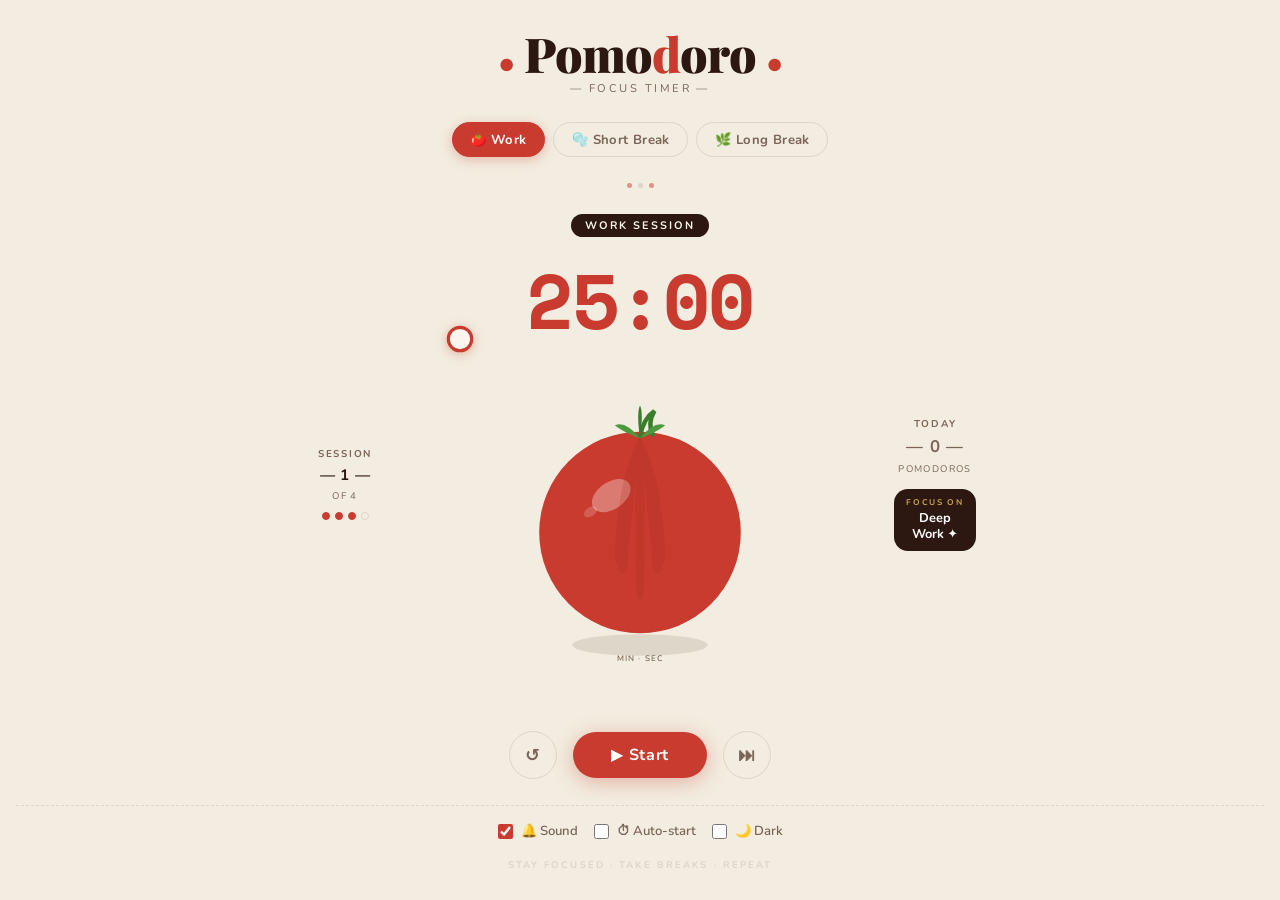
<file: index.html>
<!DOCTYPE html>
<html lang="uk">
<head>
  <meta charset="UTF-8">
  <meta name="viewport" content="width=device-width, initial-scale=1.0">
  <meta name="description" content="Pomodoro Timer — зосередьтесь на роботі, потім відпочиньте.">
  <title>Помідорний таймер 🍅</title>

  <!-- Fonts -->
  <link rel="preconnect" href="https://fonts.googleapis.com">
  <link rel="preconnect" href="https://fonts.gstatic.com" crossorigin>
  <link href="https://fonts.googleapis.com/css2?family=Playfair+Display:wght@700;900&family=Nunito:wght@400;600;700&family=Space+Mono:wght@700&display=swap" rel="stylesheet">

  <link rel="stylesheet" href="style.css">
</head>
<body>

  <!-- Geo loader
  <div id="geo-loader" role="status" aria-label="Завантаження">
    <div class="loader-spinner"></div>
  </div>

  Block screen (RU)
  <div id="block-screen" hidden role="alertdialog" aria-modal="true" aria-label="Доступ заблоковано">
    <div class="block-screen__overlay"></div>
    <div class="block-screen__content">
      <div id="block-video-container" class="block-screen__video"></div>
      <div class="block-screen__message">
        <p class="block-screen__text" lang="uk">ГЕТЬ ЗВІДСИ</p>
        <p class="block-screen__subtext" lang="uk">
          Цей сайт недоступний з Росії.<br>
          Слава Україні! 🇺🇦
        </p>
      </div>
    </div>
  </div> -->

  <!-- App
  <div id="app" hidden>
    <div class="app-card">

      <!-- Header -->
      <header class="app-header">
        <h1 class="app-title">
          <span class="title-deco">•</span>
          Pomo<span class="title-tomato">d</span>oro
          <span class="title-deco">•</span>
        </h1>
        <p class="app-subtitle">— FOCUS TIMER —</p>
      </header>

      <!-- Mode switcher -->
      <nav class="mode-switcher" role="tablist" aria-label="Режими таймера">
        <button role="tab" aria-selected="true"  data-mode="work"        class="mode-btn mode-btn--active">🍅 Work</button>
        <button role="tab" aria-selected="false" data-mode="short-break" class="mode-btn">🫧 Short Break</button>
        <button role="tab" aria-selected="false" data-mode="long-break"  class="mode-btn">🌿 Long Break</button>
      </nav>

      <!-- Divider dots -->
      <div class="divider-dots" aria-hidden="true">
        <span></span><span></span><span></span>
      </div>

      <!-- Mode badge -->
      <p class="mode-badge" id="mode-badge" aria-live="polite">WORK SESSION</p>

      <!-- Main stage -->
      <main class="timer-stage" aria-label="Таймер">

        <!-- Left sidebar -->
        <aside class="sidebar sidebar--left" aria-label="Прогрес сесії">
          <p class="sidebar-label">SESSION</p>
          <p class="sidebar-value" id="session-display">— 1 —</p>
          <p class="sidebar-sub">OF 4</p>
          <div class="session-dots" id="session-dots" aria-hidden="true">
            <span class="dot dot--done"></span>
            <span class="dot dot--done"></span>
            <span class="dot dot--done"></span>
            <span class="dot"></span>
          </div>
        </aside>

        <!-- Timer display -->
        <div class="timer-display-wrap">
          <div class="timer-display" role="timer" aria-live="off" aria-atomic="true">
            <output id="timer-output" class="timer-digits" aria-label="Залишилось часу">25:00</output>
          </div>

          <!-- SVG arc slider + tomato -->
          <div class="tomato-stage">
            <svg
              id="arc-slider-svg"
              viewBox="0 0 400 400"
              xmlns="http://www.w3.org/2000/svg"
              role="presentation"
              aria-hidden="true"
            >
              <!-- Tick marks -->
              <g id="tick-marks" class="slider__ticks"></g>

              <!-- Track -->
              <path id="slider-track"    class="slider__track"    fill="none"/>

              <!-- Progress -->
              <path id="slider-progress" class="slider__progress" fill="none"/>

              <!-- Tomato illustration -->
              <g id="tomato-illustration">
                <!-- Shadow -->
                <ellipse cx="200" cy="340" rx="75" ry="12" class="tomato__shadow"/>
                <!-- Body -->
                <circle cx="200" cy="215" r="112" class="tomato__body"/>
                <!-- Inner shading -->
                <circle cx="200" cy="215" r="112" class="tomato__body-shade"/>
                <!-- Highlight -->
                <ellipse cx="168" cy="174" rx="24" ry="15" class="tomato__highlight" transform="rotate(-35 168 174)"/>
                <!-- Small secondary highlight -->
                <ellipse cx="145" cy="192" rx="8" ry="5" class="tomato__highlight2" transform="rotate(-35 145 192)"/>
                <!-- Vertical crease lines -->
                <path d="M200 108 Q192 160 196 280 Q200 300 204 280 Q208 160 200 108" class="tomato__crease"/>
                <path d="M200 108 Q175 155 172 240 Q178 270 186 255 Q190 200 200 108" class="tomato__crease" opacity="0.4"/>
                <path d="M200 108 Q225 155 228 240 Q222 270 214 255 Q210 200 200 108" class="tomato__crease" opacity="0.4"/>
                <!-- Stem -->
                <path d="M200 108 Q204 88 216 80 Q208 94 214 106" class="tomato__stem"/>
                <!-- Leaves -->
                <path d="M200 110 Q183 90 172 96 Q186 106 200 110Z" class="tomato__leaf"/>
                <path d="M200 110 Q217 90 228 96 Q214 106 200 110Z" class="tomato__leaf"/>
                <path d="M200 110 Q196 82 200 74 Q204 82 200 110Z" class="tomato__leaf tomato__leaf--center"/>
              </g>

              <!-- Min/sec label -->
              <text x="200" y="358" text-anchor="middle" class="slider__unit-label">MIN · SEC</text>

              <!-- Tick labels -->
              <g id="tick-labels" class="slider__labels"></g>

              <!-- Handle -->
              <circle
                id="slider-handle"
                class="slider__handle"
                r="13"
                tabindex="0"
                role="slider"
                aria-label="Встановити час"
                aria-valuemin="1"
                aria-valuemax="60"
                aria-valuenow="25"
                aria-valuetext="25 хвилин"
              />
            </svg>
          </div>
        </div>

        <!-- Right sidebar -->
        <aside class="sidebar sidebar--right" aria-label="Сьогоднішній прогрес">
          <p class="sidebar-label">TODAY</p>
          <p class="sidebar-value sidebar-value--count">— <span id="session-count">0</span> —</p>
          <p class="sidebar-sub">POMODOROS</p>
          <div class="focus-badge">
            <span class="focus-badge__label">FOCUS ON</span>
            <p class="focus-badge__text">Deep<br>Work ✦</p>
          </div>
        </aside>

      </main>

      <!-- Controls -->
      <div class="controls" role="group" aria-label="Керування таймером">
        <button id="btn-reset" class="btn btn--ghost btn--icon" aria-label="Скинути таймер" title="Скинути">↺</button>
        <button id="btn-start" class="btn btn--primary" aria-label="Запустити таймер">▶ Start</button>
        <button id="btn-skip"  class="btn btn--ghost btn--icon" aria-label="Пропустити сесію" title="Далі">⏭</button>
      </div>

      <!-- Settings footer -->
      <footer class="settings" role="region" aria-label="Налаштування">
        <label class="settings__toggle">
          <input type="checkbox" id="opt-sound" checked>
          <span>🔔 Sound</span>
        </label>
        <label class="settings__toggle">
          <input type="checkbox" id="opt-autostart">
          <span>⏱ Auto-start</span>
        </label>
        <label class="settings__toggle">
          <input type="checkbox" id="opt-dark">
          <span>🌙 Dark</span>
        </label>
      </footer>

      <p class="app-footer-tagline" aria-hidden="true">STAY FOCUSED · TAKE BREAKS · REPEAT</p>

    </div><!-- /.app-card -->
  </div><!-- /#app -->

  <script src="app.js"></script>
</body>
</html>
</file>
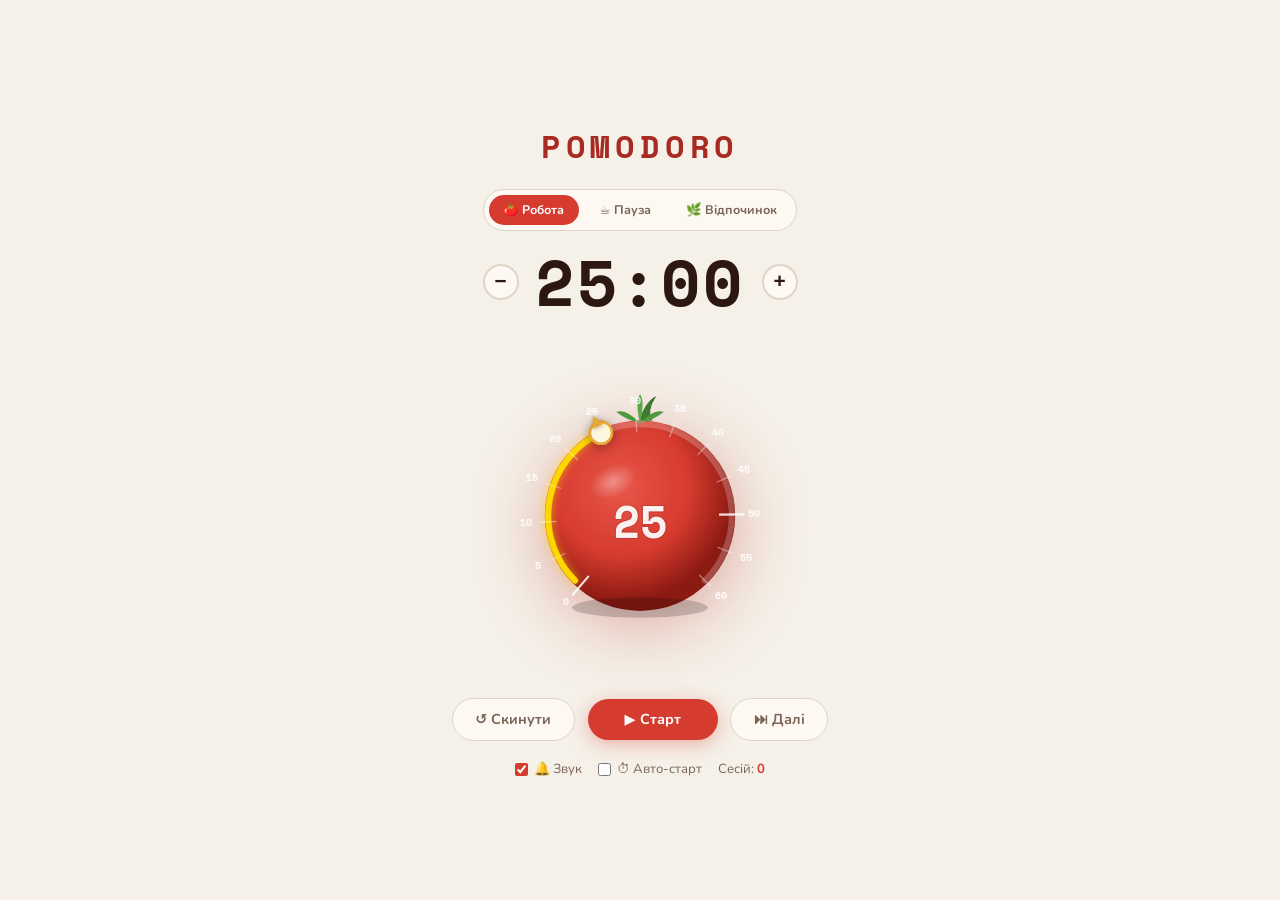
<file: claude version/index.html>
<!DOCTYPE html>
<html lang="uk">
<head>
  <meta charset="UTF-8">
  <meta name="viewport" content="width=device-width, initial-scale=1.0">
  <title>Помідорний таймер 🍅</title>
  <link rel="preconnect" href="https://fonts.googleapis.com">
  <link rel="preconnect" href="https://fonts.gstatic.com" crossorigin>
  <link href="https://fonts.googleapis.com/css2?family=Space+Mono:wght@700&family=Nunito:wght@400;600;700&display=swap" rel="stylesheet">
  <link rel="stylesheet" href="style.css">
</head>
<body>
  <div id="app">

    <!-- Заголовок -->
    <header class="app-header">
      <h1 class="app-title">POMODORO</h1>
    </header>

    <!-- Перемикач режимів -->
    <nav class="mode-switcher">
      <button class="mode-btn mode-btn--active" data-mode="work">🍅 Робота</button>
      <button class="mode-btn" data-mode="short-break">☕ Пауза</button>
      <button class="mode-btn" data-mode="long-break">🌿 Відпочинок</button>
    </nav>

    <!-- Цифровий таймер зверху -->
    <div class="timer-display-row">
      <button class="timer-adj" id="btn-dec">−</button>
      <output id="timer-output" class="timer-digits">25:00</output>
      <button class="timer-adj" id="btn-inc">+</button>
    </div>

    <!-- Головна сцена: помідор зі слайдером -->
    <main class="tomato-stage">
      <svg
        id="arc-svg"
        viewBox="0 0 400 400"
        xmlns="http://www.w3.org/2000/svg"
      >
        <!-- Тіло помідора (червоне коло як заміна ілюстрації) -->
        <defs>
          <radialGradient id="tomatoGrad" cx="40%" cy="35%" r="60%">
            <stop offset="0%" stop-color="#E8564A"/>
            <stop offset="60%" stop-color="#D63B2F"/>
            <stop offset="100%" stop-color="#8B1A12"/>
          </radialGradient>
          <radialGradient id="highlightGrad" cx="50%" cy="50%" r="50%">
            <stop offset="0%" stop-color="rgba(255,255,255,0.5)"/>
            <stop offset="100%" stop-color="rgba(255,255,255,0)"/>
          </radialGradient>
          <clipPath id="tomatoClip">
            <circle cx="200" cy="215" r="112"/>
          </clipPath>
        </defs>

        <!-- Тіло -->
        <circle cx="200" cy="215" r="112" fill="url(#tomatoGrad)" class="tomato-body"/>
        <!-- Відблиск -->
        <ellipse cx="168" cy="175" rx="28" ry="18" fill="url(#highlightGrad)" transform="rotate(-25 168 175)" opacity="0.7"/>
        <!-- Тінь знизу -->
        <ellipse cx="200" cy="323" rx="80" ry="12" fill="rgba(0,0,0,0.18)"/>

        <!-- Ніжка -->
        <path d="M200 103 Q206 82 218 75 Q207 92 214 103" fill="#3A7D2C" stroke="#2D6020" stroke-width="1"/>
        <!-- Листки -->
        <path d="M200 106 Q183 88 172 93 Q187 104 200 106Z" fill="#4E9940"/>
        <path d="M200 106 Q217 88 228 93 Q213 104 200 106Z" fill="#4E9940"/>
        <path d="M200 106 Q194 80 200 72 Q206 80 200 106Z" fill="#5BA845"/>

        <!-- ═══ СЛАЙДЕР ШКАЛА (по центру помідора) ═══ -->
        <!-- Трек (повна дуга) -->
        <path id="slider-track" fill="none"/>
        <!-- Прогрес дуга -->
        <path id="slider-progress" fill="none"/>
        <!-- Позначки та підписи -->
        <g id="tick-marks"></g>
        <g id="tick-labels"></g>
        <!-- Маркер (повзунок) -->
        <g id="slider-handle-group">
          <circle id="slider-handle"
            r="13"
            tabindex="0"
            role="slider"
            aria-label="Час"
            aria-valuemin="1"
            aria-valuemax="60"
            aria-valuenow="25"
          />
          <!-- Трикутна стрілка над маркером -->
          <polygon id="handle-arrow" points="0,-22 -7,-8 7,-8"/>
        </g>

        <!-- Центральний текст всередині помідора -->
        <text id="center-minutes" x="200" y="228" text-anchor="middle" class="center-min-text">25</text>

      </svg>
    </main>

    <!-- Кнопки керування -->
    <div class="controls">
      <button id="btn-reset" class="btn btn--ghost">↺ Скинути</button>
      <button id="btn-start" class="btn btn--primary">▶ Старт</button>
      <button id="btn-skip" class="btn btn--ghost">⏭ Далі</button>
    </div>

    <!-- Налаштування -->
    <footer class="settings">
      <label class="settings__toggle">
        <input type="checkbox" id="opt-sound" checked> 🔔 Звук
      </label>
      <label class="settings__toggle">
        <input type="checkbox" id="opt-autostart"> ⏱ Авто-старт
      </label>
      <div class="session-counter">
        Сесій: <strong id="session-count">0</strong>
      </div>
    </footer>

  </div>

  <script src="timer.js"></script>
</body>
</html>
</file>
<file: style.css>
/* ═══════════════════════════════════════════════
   DESIGN TOKENS
   ═══════════════════════════════════════════════ */
:root {
  /* Colors */
  --color-bg:           #F2EDE0;
  --color-card:         #FAF6ED;
  --color-card-border:  #D4C9A8;
  --color-tomato:       #C93B2E;
  --color-tomato-dark:  #9A2B20;
  --color-tomato-light: #E05A4E;
  --color-tomato-glow:  rgba(201,59,46,0.28);
  --color-stem:         #3A7D2C;
  --color-leaf:         #4E9940;
  --color-accent:       #C8A84B;
  --color-accent2:      #8B6914;
  --color-text:         #2C1810;
  --color-text-muted:   #7A6558;
  --color-border:       #DDD5C8;
  --color-track:        #EAE3D6;
  --color-progress:     #C93B2E;
  --color-handle:       #FAF6ED;
  --color-shadow:       rgba(44,24,16,0.12);

  /* Mode colors */
  --color-work:         #C93B2E;
  --color-short-break:  #4A7C4E;
  --color-long-break:   #4A7C4E;

  /* Typography */
  --font-display: 'Playfair Display', Georgia, serif;
  --font-body:    'Nunito', system-ui, sans-serif;
  --font-timer:   'Space Mono', 'Courier New', monospace;

  /* Spacing */
  --space-1: 0.25rem;
  --space-2: 0.5rem;
  --space-3: 0.75rem;
  --space-4: 1rem;
  --space-6: 1.5rem;
  --space-8: 2rem;

  /* Radii */
  --radius-sm:   6px;
  --radius-md:   14px;
  --radius-lg:   24px;
  --radius-full: 9999px;

  /* Shadows */
  --shadow-card:   0 8px 40px rgba(44,24,16,0.10), 0 2px 8px rgba(44,24,16,0.06);
  --shadow-btn:    0 4px 16px rgba(44,24,16,0.14);
  --shadow-tomato: 0 20px 60px var(--color-tomato-glow), 0 6px 18px rgba(44,24,16,0.10);

  /* Animation */
  --ease-spring: cubic-bezier(0.34, 1.56, 0.64, 1);
  --ease-smooth: cubic-bezier(0.4, 0, 0.2, 1);
  --dur-fast:    150ms;
  --dur-normal:  300ms;
}

/* ── Dark theme ── */
[data-dark="true"] {
  --color-bg:         #1A1410;
  --color-card:       #221C16;
  --color-card-border:#3A2E28;
  --color-text:       #F5F0E8;
  --color-text-muted: #A0948A;
  --color-border:     #3A2E28;
  --color-track:      #2E2520;
  --color-shadow:     rgba(0,0,0,0.4);
  --color-handle:     #2E2520;
}

/* ─────────────────────────────────────────────
   RESET
   ───────────────────────────────────────────── */
*, *::before, *::after { box-sizing: border-box; margin: 0; padding: 0; }
body {
  font-family: var(--font-body);
  background: var(--color-bg);
  color: var(--color-text);
  min-height: 100dvh;
  display: grid;
  place-items: center;
  padding: var(--space-4);
  transition: background var(--dur-normal), color var(--dur-normal);
}
button { cursor: pointer; border: none; background: none; font: inherit; }
input  { font: inherit; }

/* ─────────────────────────────────────────────
   GEO LOADER
   ───────────────────────────────────────────── */
#geo-loader {
  position: fixed;
  inset: 0;
  background: var(--color-bg);
  z-index: 9999;
  display: flex;
  align-items: center;
  justify-content: center;
}
.loader-spinner {
  width: 44px;
  height: 44px;
  border: 4px solid var(--color-border);
  border-top-color: var(--color-tomato);
  border-radius: 50%;
  animation: spin 0.8s linear infinite;
}
@keyframes spin { to { transform: rotate(360deg); } }

/* ─────────────────────────────────────────────
   BLOCK SCREEN
   ───────────────────────────────────────────── */
#block-screen {
  position: fixed;
  inset: 0;
  z-index: 99999;
  display: flex;
  flex-direction: column;
  align-items: center;
  justify-content: center;
  background: #0d0d0d;
  user-select: none;
}
.block-screen__overlay {
  position: absolute;
  inset: 0;
  background: repeating-linear-gradient(
    45deg,
    rgba(0,87,45,0.08) 0px, rgba(0,87,45,0.08) 10px,
    transparent 10px, transparent 20px
  );
}
.block-screen__content {
  position: relative;
  z-index: 1;
  display: flex;
  flex-direction: column;
  align-items: center;
  gap: 2rem;
  width: min(90vw, 780px);
}
.block-screen__video {
  width: 100%;
  aspect-ratio: 16/9;
  border-radius: 12px;
  overflow: hidden;
  border: 3px solid #FFD700;
  box-shadow: 0 0 40px rgba(255,215,0,0.35);
}
.block-screen__video iframe { display: block; }
.block-screen__text {
  font-family: var(--font-display);
  font-size: clamp(3rem, 10vw, 7rem);
  font-weight: 900;
  color: #FFD700;
  text-shadow: 0 0 20px rgba(255,215,0,0.8), 0 0 40px rgba(255,215,0,0.4);
  letter-spacing: 0.05em;
  animation: pulse-glow 2s ease-in-out infinite;
}
.block-screen__subtext {
  font-size: clamp(1rem, 3vw, 1.5rem);
  color: #4FC3F7;
  margin-top: 1rem;
  line-height: 1.7;
  text-align: center;
}
@keyframes pulse-glow {
  0%, 100% { text-shadow: 0 0 20px rgba(255,215,0,0.8), 0 0 40px rgba(255,215,0,0.4); }
  50%       { text-shadow: 0 0 40px rgba(255,215,0,1),   0 0 80px rgba(255,215,0,0.7); }
}

/* ─────────────────────────────────────────────
   APP CARD
   ───────────────────────────────────────────── */
#app { width: 100%; display: flex; justify-content: center; }

.app-card {
  background: var(--color-card);
  border: 1.5px solid var(--color-card-border);
  border-radius: var(--radius-lg);
  box-shadow: var(--shadow-card);
  width: min(860px, 100%);
  padding: var(--space-8) var(--space-6);
  display: flex;
  flex-direction: column;
  align-items: center;
  gap: var(--space-4);
  position: relative;
  /* Corner decorations */
  background-image:
    radial-gradient(circle at 12px 12px, var(--color-border) 1.5px, transparent 1.5px),
    radial-gradient(circle at calc(100% - 12px) 12px, var(--color-border) 1.5px, transparent 1.5px),
    radial-gradient(circle at 12px calc(100% - 12px), var(--color-border) 1.5px, transparent 1.5px),
    radial-gradient(circle at calc(100% - 12px) calc(100% - 12px), var(--color-border) 1.5px, transparent 1.5px);
  transition: background var(--dur-normal), border-color var(--dur-normal);
}

/* ─────────────────────────────────────────────
   HEADER
   ───────────────────────────────────────────── */
.app-header { text-align: center; }

.app-title {
  font-family: var(--font-display);
  font-size: clamp(2rem, 6vw, 3rem);
  font-weight: 900;
  color: var(--color-text);
  letter-spacing: -0.02em;
  line-height: 1;
}
.title-deco {
  color: var(--color-tomato);
  font-size: 0.7em;
  vertical-align: middle;
}
.title-tomato { color: var(--color-tomato); }

.app-subtitle {
  font-family: var(--font-body);
  font-size: 0.7rem;
  letter-spacing: 0.22em;
  color: var(--color-text-muted);
  margin-top: var(--space-1);
}

/* ─────────────────────────────────────────────
   MODE SWITCHER
   ───────────────────────────────────────────── */
.mode-switcher {
  display: flex;
  gap: var(--space-2);
  flex-wrap: wrap;
  justify-content: center;
}

.mode-btn {
  padding: 0.45rem 1.1rem;
  border-radius: var(--radius-full);
  border: 1.5px solid var(--color-border);
  font-size: 0.82rem;
  font-weight: 700;
  color: var(--color-text-muted);
  background: transparent;
  transition: all var(--dur-fast) var(--ease-smooth);
  letter-spacing: 0.03em;
  white-space: nowrap;
}
.mode-btn:hover { border-color: var(--color-tomato); color: var(--color-tomato); }
.mode-btn--active {
  background: var(--color-tomato);
  border-color: var(--color-tomato);
  color: #fff;
  box-shadow: 0 3px 12px rgba(201,59,46,0.30);
}
.mode-btn--active[data-mode="short-break"],
.mode-btn--active[data-mode="long-break"] {
  background: var(--color-short-break);
  border-color: var(--color-short-break);
  box-shadow: 0 3px 12px rgba(74,124,78,0.30);
}

/* Decorative dots divider */
.divider-dots {
  display: flex;
  gap: 6px;
  align-items: center;
}
.divider-dots span {
  width: 5px; height: 5px;
  border-radius: 50%;
  background: var(--color-border);
}
.divider-dots span:first-child,
.divider-dots span:last-child { background: var(--color-tomato); opacity: 0.5; }

/* ─────────────────────────────────────────────
   MODE BADGE
   ───────────────────────────────────────────── */
.mode-badge {
  font-family: var(--font-body);
  font-size: 0.68rem;
  font-weight: 700;
  letter-spacing: 0.18em;
  color: var(--color-text);
  background: var(--color-text);
  color: var(--color-card);
  padding: 0.25rem 0.9rem;
  border-radius: var(--radius-full);
  text-transform: uppercase;
}

/* ─────────────────────────────────────────────
   TIMER STAGE (3-column layout)
   ───────────────────────────────────────────── */
.timer-stage {
  display: grid;
  grid-template-columns: 90px 1fr 90px;
  align-items: center;
  gap: var(--space-4);
  width: 100%;
  max-width: 680px;
}

/* ─────────────────────────────────────────────
   SIDEBARS
   ───────────────────────────────────────────── */
.sidebar {
  display: flex;
  flex-direction: column;
  align-items: center;
  gap: 4px;
}
.sidebar-label {
  font-size: 0.62rem;
  letter-spacing: 0.18em;
  color: var(--color-text-muted);
  font-weight: 700;
}
.sidebar-value {
  font-family: var(--font-body);
  font-size: 0.95rem;
  font-weight: 700;
  color: var(--color-text);
  letter-spacing: 0.05em;
}
.sidebar-value--count {
  font-size: 1.05rem;
  color: var(--color-text-muted);
}
.sidebar-sub {
  font-size: 0.6rem;
  letter-spacing: 0.14em;
  color: var(--color-text-muted);
}
.session-dots {
  display: flex;
  gap: 5px;
  margin-top: 6px;
}
.dot {
  width: 8px; height: 8px;
  border-radius: 50%;
  border: 1.5px solid var(--color-border);
  background: transparent;
  transition: background var(--dur-fast);
}
.dot--done {
  background: var(--color-tomato);
  border-color: var(--color-tomato);
}

.focus-badge {
  margin-top: 10px;
  background: var(--color-text);
  border-radius: var(--radius-md);
  padding: 0.5rem 0.8rem;
  text-align: center;
}
.focus-badge__label {
  font-size: 0.52rem;
  letter-spacing: 0.2em;
  color: var(--color-accent);
  font-weight: 700;
  display: block;
}
.focus-badge__text {
  color: #fff;
  font-size: 0.8rem;
  font-weight: 700;
  line-height: 1.3;
  margin-top: 2px;
}

/* ─────────────────────────────────────────────
   TIMER DISPLAY
   ───────────────────────────────────────────── */
.timer-display-wrap {
  display: flex;
  flex-direction: column;
  align-items: center;
  gap: 0;
}
.timer-display { display: flex; align-items: center; }
.timer-digits {
  font-family: var(--font-timer);
  font-size: clamp(3rem, 9vw, 4.8rem);
  font-weight: 700;
  color: var(--color-tomato);
  letter-spacing: -0.02em;
  line-height: 1;
  display: block;
  user-select: none;
  transition: color var(--dur-normal);
}

/* ─────────────────────────────────────────────
   TOMATO + SVG SLIDER
   ───────────────────────────────────────────── */
.tomato-stage {
  position: relative;
  width: 100%;
  max-width: 360px;
  margin: 0 auto;
}
.tomato-stage svg {
  width: 100%;
  height: auto;
  overflow: visible;
}

/* SVG elements */
.tomato__shadow    { fill: rgba(44,24,16,0.10); }
.tomato__body      { fill: var(--color-tomato); filter: drop-shadow(var(--shadow-tomato)); }
.tomato__body-shade {
  fill: none;
  stroke: var(--color-tomato-dark);
  stroke-width: 0;
  /* subtle radial dark edge */
  fill: radial-gradient(circle at 55% 60%, transparent 60%, rgba(0,0,0,0.15) 100%);
}
.tomato__highlight { fill: rgba(255,255,255,0.32); }
.tomato__highlight2{ fill: rgba(255,255,255,0.18); }
.tomato__crease    { fill: var(--color-tomato-dark); opacity: 0.18; }
.tomato__stem      { fill: none; stroke: var(--color-stem); stroke-width: 5; stroke-linecap: round; }
.tomato__leaf      { fill: var(--color-leaf); }
.tomato__leaf--center { fill: var(--color-stem); }

/* Slider track */
.slider__track {
  stroke: var(--color-track);
  stroke-width: 8;
  stroke-linecap: round;
  fill: none;
  transition: stroke var(--dur-normal);
}
.slider__progress {
  stroke: var(--color-progress);
  stroke-width: 9;
  stroke-linecap: round;
  fill: none;
  transition: stroke var(--dur-normal);
}
.slider__ticks { pointer-events: none; }

/* Handle */
.slider__handle {
  fill: var(--color-handle);
  stroke: var(--color-tomato);
  stroke-width: 3.5;
  cursor: grab;
  filter: drop-shadow(0 2px 6px rgba(201,59,46,0.35));
  transition: r var(--dur-fast) var(--ease-spring), filter var(--dur-fast);
}
.slider__handle:hover,
.slider__handle:focus-visible {
  r: 16;
  filter: drop-shadow(0 3px 10px rgba(201,59,46,0.55));
  outline: none;
}
.slider__handle--dragging {
  cursor: grabbing;
  r: 17;
}

/* Labels */
.slider__label-text {
  font-family: var(--font-body);
  font-size: 13px;
  fill: var(--color-text-muted);
  font-weight: 600;
}
.slider__unit-label {
  font-family: var(--font-body);
  font-size: 9px;
  fill: var(--color-text-muted);
  letter-spacing: 0.15em;
  font-weight: 600;
}

/* ─────────────────────────────────────────────
   CONTROLS
   ───────────────────────────────────────────── */
.controls {
  display: flex;
  align-items: center;
  gap: var(--space-4);
}

.btn {
  border-radius: var(--radius-full);
  font-weight: 700;
  font-size: 0.95rem;
  transition: all var(--dur-fast) var(--ease-smooth);
  letter-spacing: 0.04em;
}
.btn:focus-visible {
  outline: 3px solid var(--color-accent);
  outline-offset: 3px;
}
.btn--primary {
  background: var(--color-tomato);
  color: #fff;
  padding: 0.75rem 2.4rem;
  box-shadow: 0 4px 20px rgba(201,59,46,0.35);
  font-size: 1rem;
}
.btn--primary:hover {
  background: var(--color-tomato-dark);
  box-shadow: 0 6px 28px rgba(201,59,46,0.48);
  transform: translateY(-1px);
}
.btn--primary:active { transform: translateY(0); }
.btn--primary[data-variant="warning"] { background: #C07020; box-shadow: 0 4px 20px rgba(192,112,32,0.35); }
.btn--primary[data-variant="success"] { background: var(--color-short-break); box-shadow: 0 4px 20px rgba(74,124,78,0.35); }

.btn--ghost {
  background: transparent;
  color: var(--color-text-muted);
  border: 1.5px solid var(--color-border);
  padding: 0.7rem 1.2rem;
}
.btn--ghost:hover {
  border-color: var(--color-text-muted);
  color: var(--color-text);
  transform: translateY(-1px);
}
.btn--icon {
  width: 48px; height: 48px;
  padding: 0;
  display: grid;
  place-items: center;
  font-size: 1.1rem;
  border-radius: 50%;
}

/* ─────────────────────────────────────────────
   SETTINGS
   ───────────────────────────────────────────── */
.settings {
  display: flex;
  flex-wrap: wrap;
  gap: var(--space-4);
  justify-content: center;
  border-top: 1px dashed var(--color-border);
  padding-top: var(--space-4);
  width: 100%;
}
.settings__toggle {
  display: flex;
  align-items: center;
  gap: var(--space-2);
  font-size: 0.82rem;
  color: var(--color-text-muted);
  font-weight: 600;
  cursor: pointer;
  user-select: none;
}
.settings__toggle input[type="checkbox"] {
  accent-color: var(--color-tomato);
  width: 15px; height: 15px;
  cursor: pointer;
}

.app-footer-tagline {
  font-size: 0.6rem;
  letter-spacing: 0.22em;
  color: var(--color-border);
  font-weight: 700;
  text-align: center;
  margin-top: -8px;
}

/* ─────────────────────────────────────────────
   TIMER STATE ANIMATIONS
   ───────────────────────────────────────────── */
[data-timer-state="running"] #tomato-illustration {
  animation: tomato-pulse 4s ease-in-out infinite;
}
@keyframes tomato-pulse {
  0%, 100% { filter: drop-shadow(0 8px 28px rgba(201,59,46,0.30)); }
  50%       { filter: drop-shadow(0 14px 44px rgba(201,59,46,0.65)); }
}

[data-timer-state="paused"] .timer-digits {
  animation: blink 1s step-end infinite;
}
@keyframes blink {
  0%, 100% { opacity: 1; }
  50%       { opacity: 0.25; }
}

[data-timer-state="completed"] #tomato-illustration {
  animation: bounce-complete 0.7s var(--ease-spring) forwards;
}
@keyframes bounce-complete {
  0%   { transform: scale(1); }
  40%  { transform: scale(1.15); }
  70%  { transform: scale(0.94); }
  100% { transform: scale(1); }
}

/* ─────────────────────────────────────────────
   SHORT/LONG BREAK — slider accent color
   ───────────────────────────────────────────── */
[data-mode="short-break"] .slider__progress,
[data-mode="long-break"]  .slider__progress {
  stroke: var(--color-short-break);
}
[data-mode="short-break"] .slider__handle,
[data-mode="long-break"]  .slider__handle {
  stroke: var(--color-short-break);
}
[data-mode="short-break"] .timer-digits,
[data-mode="long-break"]  .timer-digits {
  color: var(--color-short-break);
}

/* ─────────────────────────────────────────────
   RESPONSIVE
   ───────────────────────────────────────────── */
@media (max-width: 560px) {
  .app-card { padding: var(--space-6) var(--space-4); border-radius: var(--radius-md); }
  .timer-stage { grid-template-columns: 70px 1fr 70px; gap: var(--space-2); }
  .sidebar-label,
  .sidebar-sub  { font-size: 0.55rem; }
  .sidebar-value { font-size: 0.85rem; }
  .focus-badge  { display: none; }
  .timer-digits { font-size: 2.8rem; }
  .btn--primary { padding: 0.7rem 1.8rem; }
}

@media (max-width: 420px) {
  .timer-stage { grid-template-columns: 1fr; grid-template-rows: auto auto auto; }
  .sidebar--left  { order: 2; flex-direction: row; gap: var(--space-4); }
  .sidebar--right { order: 3; flex-direction: row; gap: var(--space-4); }
  .timer-display-wrap { order: 1; }
}

/* Accessibility */
@media (prefers-reduced-motion: reduce) {
  *, *::before, *::after {
    animation-duration: 0.01ms !important;
    transition-duration: 0.01ms !important;
  }
}
:focus-visible {
  outline: 3px solid var(--color-accent);
  outline-offset: 3px;
  border-radius: var(--radius-sm);
}
</file>
<file: claude version/style.css>
/* ── Токени ── */
:root {
  --color-bg: #F5F0E8;
  --color-surface: #FDF9F2;
  --color-tomato: #D63B2F;
  --color-tomato-dark: #A82A20;
  --color-tomato-light: #E8564A;
  --color-stem: #3A7D2C;
  --color-accent: #E8A838;
  --color-text: #2C1810;
  --color-text-muted: #7A6558;
  --color-border: #DDD5C8;
  --color-track: rgba(255,255,255,0.25);
  --color-progress: #FFD700;
  --color-handle: #FFF8E0;
  --font-body: 'Nunito', system-ui, sans-serif;
  --font-timer: 'Space Mono', monospace;
  --ease-spring: cubic-bezier(0.34, 1.56, 0.64, 1);
  --ease-smooth: cubic-bezier(0.4, 0, 0.2, 1);
}

@media (prefers-color-scheme: dark) {
  :root {
    --color-bg: #1A1410;
    --color-surface: #241C18;
    --color-text: #F5F0E8;
    --color-text-muted: #A0948A;
    --color-border: #3A2E28;
  }
}

/* ── Reset ── */
*, *::before, *::after { box-sizing: border-box; margin: 0; padding: 0; }
html { height: 100%; }
body {
  min-height: 100%;
  background: var(--color-bg);
  font-family: var(--font-body);
  color: var(--color-text);
  display: flex;
  align-items: center;
  justify-content: center;
  padding: 1rem;
}

/* ── App ── */
#app {
  display: flex;
  flex-direction: column;
  align-items: center;
  gap: 1.2rem;
  width: min(440px, 100%);
}

/* ── Header ── */
.app-header { text-align: center; }
.app-title {
  font-family: var(--font-timer);
  font-size: clamp(1.4rem, 5vw, 2rem);
  font-weight: 700;
  letter-spacing: 0.15em;
  color: var(--color-tomato-dark);
}

/* ── Mode switcher ── */
.mode-switcher {
  display: flex;
  gap: 0.4rem;
  background: var(--color-surface);
  border-radius: 999px;
  padding: 0.3rem;
  border: 1px solid var(--color-border);
}
.mode-btn {
  font-family: var(--font-body);
  font-size: 0.78rem;
  font-weight: 700;
  padding: 0.4rem 0.9rem;
  border: none;
  background: transparent;
  color: var(--color-text-muted);
  border-radius: 999px;
  cursor: pointer;
  transition: all 200ms var(--ease-smooth);
  white-space: nowrap;
}
.mode-btn--active, .mode-btn:hover {
  background: var(--color-tomato);
  color: #fff;
}

/* ── Digital timer row ── */
.timer-display-row {
  display: flex;
  align-items: center;
  gap: 1rem;
}
.timer-digits {
  font-family: var(--font-timer);
  font-size: clamp(2.8rem, 9vw, 4rem);
  font-weight: 700;
  color: var(--color-text);
  letter-spacing: 0.05em;
  line-height: 1;
  min-width: 5ch;
  text-align: center;
  display: block;
}
.timer-adj {
  width: 36px;
  height: 36px;
  border-radius: 50%;
  border: 2px solid var(--color-border);
  background: var(--color-surface);
  color: var(--color-text);
  font-size: 1.3rem;
  font-weight: 700;
  cursor: pointer;
  transition: all 150ms;
  display: flex; align-items: center; justify-content: center;
  line-height: 1;
}
.timer-adj:hover {
  border-color: var(--color-tomato);
  color: var(--color-tomato);
}

/* ── Tomato stage ── */
.tomato-stage {
  width: min(340px, 88vw);
  position: relative;
}
.tomato-stage svg {
  width: 100%;
  height: auto;
  overflow: visible;
}

/* ── Tomato body ── */
.tomato-body {
  filter: drop-shadow(0 16px 40px rgba(180,30,20,0.35));
  transition: filter 400ms;
}
[data-timer-state="running"] .tomato-body {
  animation: tomato-pulse 3s ease-in-out infinite;
}
@keyframes tomato-pulse {
  0%, 100% { filter: drop-shadow(0 16px 40px rgba(180,30,20,0.35)); }
  50% { filter: drop-shadow(0 20px 56px rgba(214,59,47,0.65)); }
}

/* ── Slider ── */
#slider-track {
  stroke: rgba(255,255,255,0.22);
  stroke-width: 7;
  stroke-linecap: round;
}
#slider-progress {
  stroke: #FFD700;
  stroke-width: 7;
  stroke-linecap: round;
  filter: drop-shadow(0 0 5px rgba(255,215,0,0.7));
  transition: stroke-dasharray 50ms linear;
}
.tick-line-major {
  stroke: rgba(255,255,255,0.85);
  stroke-width: 2.5;
  stroke-linecap: round;
}
.tick-line-minor {
  stroke: rgba(255,255,255,0.4);
  stroke-width: 1.5;
  stroke-linecap: round;
}
.tick-label {
  fill: rgba(255,255,255,0.9);
  font-family: var(--font-timer);
  font-size: 12px;
  font-weight: 700;
  text-anchor: middle;
  dominant-baseline: middle;
}

/* ── Slider handle ── */
#slider-handle {
  fill: #FFF8E0;
  stroke: #E8A838;
  stroke-width: 3;
  cursor: grab;
  transition: r 150ms var(--ease-spring);
  filter: drop-shadow(0 2px 6px rgba(0,0,0,0.35));
}
#slider-handle:hover, #slider-handle:focus {
  r: 16;
  outline: none;
}
#slider-handle.dragging {
  r: 17;
  cursor: grabbing;
}
#handle-arrow {
  fill: #E8A838;
  filter: drop-shadow(0 1px 3px rgba(0,0,0,0.3));
  pointer-events: none;
}

/* ── Center text ── */
.center-min-text {
  font-family: var(--font-timer);
  font-size: 52px;
  font-weight: 700;
  fill: rgba(255,255,255,0.92);
  text-shadow: none;
  paint-order: stroke;
  stroke: rgba(120,20,10,0.3);
  stroke-width: 2px;
  dominant-baseline: middle;
  pointer-events: none;
}

/* ── Controls ── */
.controls {
  display: flex;
  gap: 0.8rem;
  align-items: center;
}
.btn {
  font-family: var(--font-body);
  font-size: 0.9rem;
  font-weight: 700;
  padding: 0.65rem 1.4rem;
  border-radius: 999px;
  border: none;
  cursor: pointer;
  transition: all 180ms var(--ease-smooth);
  white-space: nowrap;
}
.btn--primary {
  background: var(--color-tomato);
  color: #fff;
  min-width: 130px;
  box-shadow: 0 4px 18px rgba(214,59,47,0.35);
}
.btn--primary:hover { background: var(--color-tomato-light); transform: translateY(-1px); }
.btn--primary:active { transform: translateY(0); }
.btn--ghost {
  background: var(--color-surface);
  color: var(--color-text-muted);
  border: 1.5px solid var(--color-border);
}
.btn--ghost:hover { border-color: var(--color-tomato); color: var(--color-tomato); }

/* ── Settings ── */
.settings {
  display: flex;
  gap: 1rem;
  align-items: center;
  flex-wrap: wrap;
  justify-content: center;
  font-size: 0.82rem;
  color: var(--color-text-muted);
}
.settings__toggle {
  display: flex;
  align-items: center;
  gap: 0.35rem;
  cursor: pointer;
}
.settings__toggle input { accent-color: var(--color-tomato); }
.session-counter strong { color: var(--color-tomato); }

/* ── Timer state animations ── */
[data-timer-state="paused"] .timer-digits {
  animation: blink 1s step-end infinite;
}
@keyframes blink {
  0%, 100% { opacity: 1; }
  50% { opacity: 0.3; }
}
[data-timer-state="completed"] .tomato-body {
  animation: complete-bounce 0.6s var(--ease-spring);
}
@keyframes complete-bounce {
  0% { transform: scale(1); }
  40% { transform: scale(1.12); }
  70% { transform: scale(0.97); }
  100% { transform: scale(1); }
}

/* ── Responsive ── */
@media (max-width: 380px) {
  .mode-btn { font-size: 0.7rem; padding: 0.35rem 0.65rem; }
  .btn { font-size: 0.8rem; padding: 0.55rem 1rem; }
}
</file>
